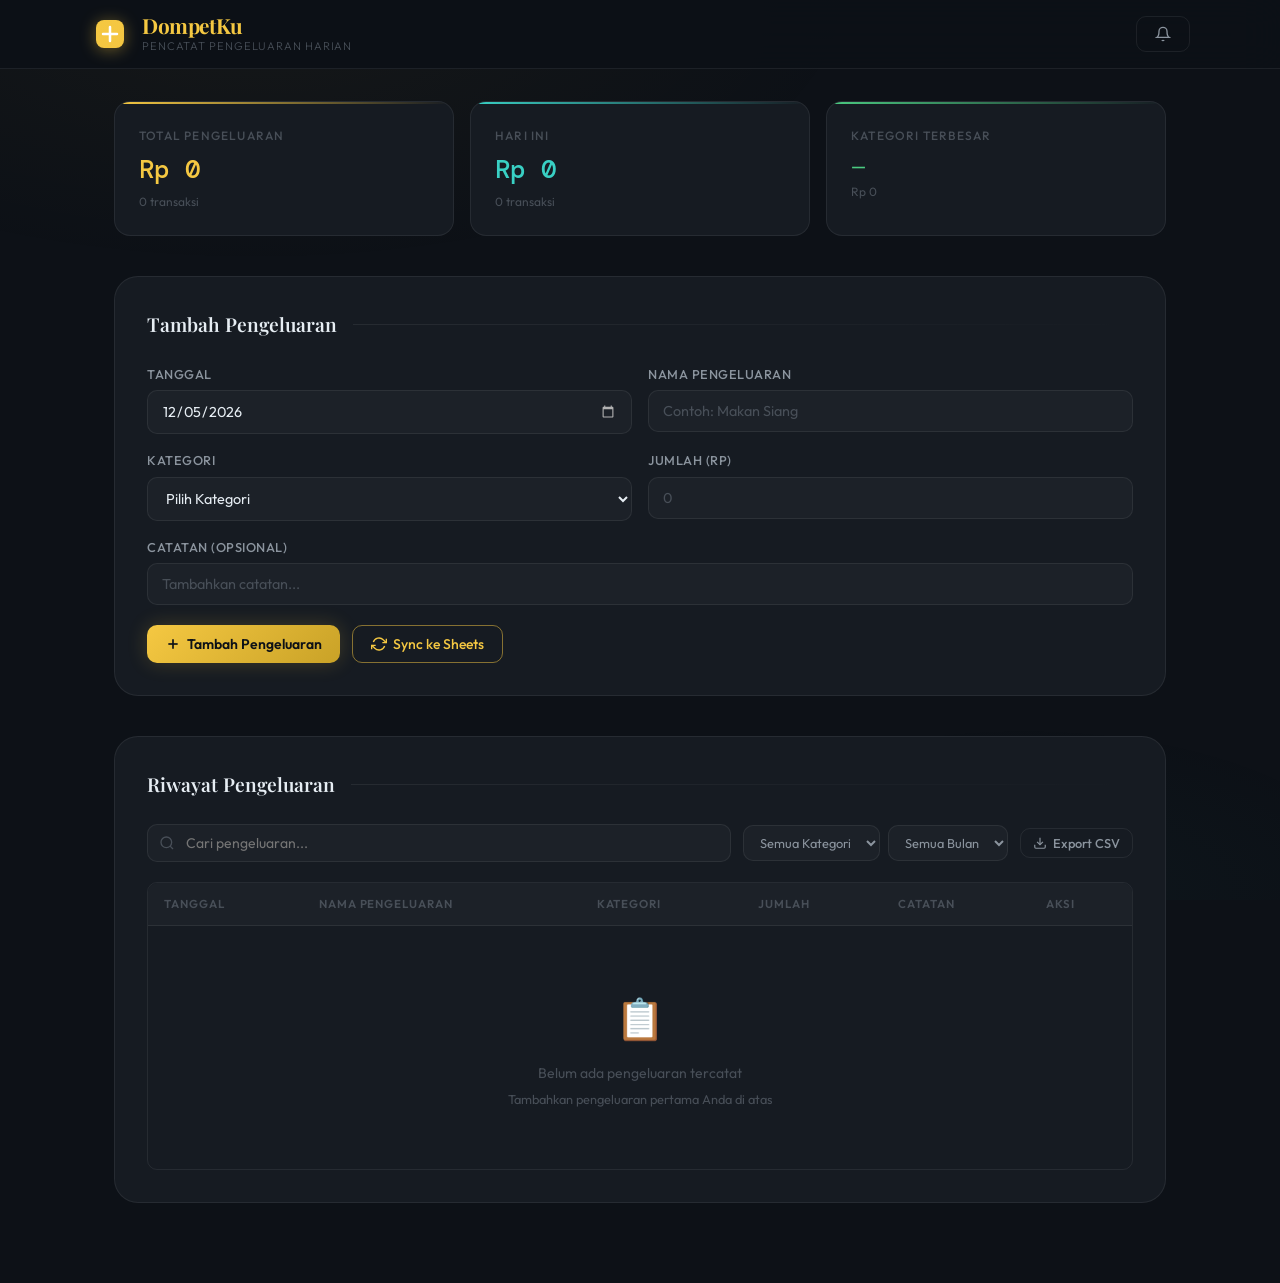
<file: index.html>
<!DOCTYPE html>
<html lang="id">
<head>
  <meta charset="UTF-8" />
  <meta name="viewport" content="width=device-width, initial-scale=1.0" />
  <meta name="theme-color" content="#0d1117" />
  <meta name="description" content="Catat dan kelola pengeluaran harian Anda dengan mudah." />
  <meta name="apple-mobile-web-app-capable" content="yes" />
  <meta name="apple-mobile-web-app-status-bar-style" content="black-translucent" />
  <meta name="apple-mobile-web-app-title" content="DompetKu" />
  <link rel="manifest" href="manifest.json" />
  <link rel="apple-touch-icon" href="icons/icon-192.png" />
  <link rel="icon" type="image/png" href="icons/icon-192.png" />
  <title>DompetKu — Pencatat Pengeluaran</title>

  <!-- Google Fonts -->
  <link rel="preconnect" href="https://fonts.googleapis.com" />
  <link rel="preconnect" href="https://fonts.gstatic.com" crossorigin />
  <link href="https://fonts.googleapis.com/css2?family=Playfair+Display:wght@400;600;700&family=DM+Mono:wght@300;400;500&family=Outfit:wght@300;400;500;600&display=swap" rel="stylesheet" />

  <link rel="stylesheet" href="style.css" />
</head>
<body>

  <!-- Offline Banner -->
  <div id="offline-banner" class="offline-banner hidden">
    <span class="offline-icon">⚡</span>
    <span>Mode Offline — Data akan disinkronkan saat online</span>
  </div>

  <!-- Sync Banner -->
  <div id="sync-banner" class="sync-banner hidden">
    <span>🔄 Menyinkronkan data ke Google Sheets...</span>
  </div>

  <!-- Header -->
  <header class="app-header">
    <div class="header-inner">
      <div class="brand">
        <div class="brand-icon">
          <svg width="28" height="28" viewBox="0 0 28 28" fill="none">
            <rect width="28" height="28" rx="8" fill="url(#grad)"/>
            <path d="M7 14h14M14 7v14" stroke="white" stroke-width="2.5" stroke-linecap="round"/>
            <defs>
              <linearGradient id="grad" x1="0" y1="0" x2="28" y2="28">
                <stop offset="0%" stop-color="#f5c842"/>
                <stop offset="100%" stop-color="#e89c2f"/>
              </linearGradient>
            </defs>
          </svg>
        </div>
        <div>
          <h1 class="brand-name">DompetKu</h1>
          <p class="brand-sub">Pencatat Pengeluaran Harian</p>
        </div>
      </div>
      <div class="header-actions">
        <button id="install-btn" class="btn btn-outline hidden" title="Install App">
          <svg width="16" height="16" viewBox="0 0 24 24" fill="none" stroke="currentColor" stroke-width="2"><path d="M21 15v4a2 2 0 0 1-2 2H5a2 2 0 0 1-2-2v-4"/><polyline points="7 10 12 15 17 10"/><line x1="12" y1="15" x2="12" y2="3"/></svg>
          Install
        </button>
        <button id="notif-btn" class="btn btn-ghost" title="Aktifkan Notifikasi">
          <svg width="16" height="16" viewBox="0 0 24 24" fill="none" stroke="currentColor" stroke-width="2"><path d="M18 8A6 6 0 0 0 6 8c0 7-3 9-3 9h18s-3-2-3-9"/><path d="M13.73 21a2 2 0 0 1-3.46 0"/></svg>
        </button>
      </div>
    </div>
  </header>

  <!-- Main Content -->
  <main class="main-content">

    <!-- Summary Cards -->
    <section class="summary-section">
      <div class="summary-card card-total">
        <div class="card-label">Total Pengeluaran</div>
        <div class="card-amount" id="total-amount">Rp 0</div>
        <div class="card-sub" id="total-count">0 transaksi</div>
      </div>
      <div class="summary-card card-today">
        <div class="card-label">Hari Ini</div>
        <div class="card-amount" id="today-amount">Rp 0</div>
        <div class="card-sub" id="today-count">0 transaksi</div>
      </div>
      <div class="summary-card card-top">
        <div class="card-label">Kategori Terbesar</div>
        <div class="card-amount" id="top-category">—</div>
        <div class="card-sub" id="top-category-amount">Rp 0</div>
      </div>
    </section>

    <!-- Input Form -->
    <section class="form-section">
      <div class="section-header">
        <h2 class="section-title">Tambah Pengeluaran</h2>
        <div class="title-line"></div>
      </div>

      <form id="expense-form" class="expense-form">
        <div class="form-grid">
          <div class="form-group">
            <label for="date">Tanggal</label>
            <input type="date" id="date" name="date" required />
          </div>
          <div class="form-group">
            <label for="name">Nama Pengeluaran</label>
            <input type="text" id="name" name="name" placeholder="Contoh: Makan Siang" required />
          </div>
          <div class="form-group">
            <label for="category">Kategori</label>
            <select id="category" name="category" required>
              <option value="">Pilih Kategori</option>
              <option value="🍽️ Makanan & Minuman">🍽️ Makanan & Minuman</option>
              <option value="🚗 Transportasi">🚗 Transportasi</option>
              <option value="🏠 Rumah & Utilitas">🏠 Rumah & Utilitas</option>
              <option value="👔 Pakaian & Fashion">👔 Pakaian & Fashion</option>
              <option value="💊 Kesehatan">💊 Kesehatan</option>
              <option value="🎓 Pendidikan">🎓 Pendidikan</option>
              <option value="🎮 Hiburan">🎮 Hiburan</option>
              <option value="📱 Elektronik & Gadget">📱 Elektronik & Gadget</option>
              <option value="💇 Perawatan Diri">💇 Perawatan Diri</option>
              <option value="🛒 Belanja Lainnya">🛒 Belanja Lainnya</option>
            </select>
          </div>
          <div class="form-group">
            <label for="amount">Jumlah (Rp)</label>
            <input type="number" id="amount" name="amount" placeholder="0" min="0" required />
          </div>
          <div class="form-group form-group-full">
            <label for="notes">Catatan (opsional)</label>
            <input type="text" id="notes" name="notes" placeholder="Tambahkan catatan..." />
          </div>
        </div>

        <div class="form-actions">
          <button type="submit" class="btn btn-primary">
            <svg width="16" height="16" viewBox="0 0 24 24" fill="none" stroke="currentColor" stroke-width="2.5"><line x1="12" y1="5" x2="12" y2="19"/><line x1="5" y1="12" x2="19" y2="12"/></svg>
            Tambah Pengeluaran
          </button>
          <button type="button" id="sync-btn" class="btn btn-outline">
            <svg width="16" height="16" viewBox="0 0 24 24" fill="none" stroke="currentColor" stroke-width="2"><polyline points="23 4 23 10 17 10"/><polyline points="1 20 1 14 7 14"/><path d="M3.51 9a9 9 0 0 1 14.85-3.36L23 10M1 14l4.64 4.36A9 9 0 0 0 20.49 15"/></svg>
            Sync ke Sheets
          </button>
        </div>


      </form>
    </section>

    <!-- Expense List -->
    <section class="list-section">
      <div class="section-header">
        <h2 class="section-title">Riwayat Pengeluaran</h2>
        <div class="title-line"></div>
      </div>

      <!-- Filter & Search -->
      <div class="list-controls">
        <div class="search-wrap">
          <svg width="16" height="16" viewBox="0 0 24 24" fill="none" stroke="currentColor" stroke-width="2"><circle cx="11" cy="11" r="8"/><line x1="21" y1="21" x2="16.65" y2="16.65"/></svg>
          <input type="text" id="search-input" placeholder="Cari pengeluaran..." />
        </div>
        <div class="filter-wrap">
          <select id="filter-category">
            <option value="">Semua Kategori</option>
          </select>
          <select id="filter-month">
            <option value="">Semua Bulan</option>
          </select>
        </div>
        <button id="export-csv-btn" class="btn btn-ghost btn-sm">
          <svg width="14" height="14" viewBox="0 0 24 24" fill="none" stroke="currentColor" stroke-width="2"><path d="M21 15v4a2 2 0 0 1-2 2H5a2 2 0 0 1-2-2v-4"/><polyline points="7 10 12 15 17 10"/><line x1="12" y1="15" x2="12" y2="3"/></svg>
          Export CSV
        </button>
      </div>

      <!-- Table -->
      <div class="table-wrapper">
        <table class="expense-table">
          <thead>
            <tr>
              <th>Tanggal</th>
              <th>Nama Pengeluaran</th>
              <th>Kategori</th>
              <th>Jumlah</th>
              <th>Catatan</th>
              <th>Aksi</th>
            </tr>
          </thead>
          <tbody id="expense-tbody">
            <tr id="empty-row">
              <td colspan="6" class="empty-state">
                <div class="empty-icon">📋</div>
                <div>Belum ada pengeluaran tercatat</div>
                <div class="empty-sub">Tambahkan pengeluaran pertama Anda di atas</div>
              </td>
            </tr>
          </tbody>
        </table>
      </div>
    </section>

  </main>

  <!-- Toast Notification -->
  <div id="toast" class="toast hidden"></div>

  <!-- Delete Confirmation Modal -->
  <div id="modal-overlay" class="modal-overlay hidden">
    <div class="modal">
      <div class="modal-icon">🗑️</div>
      <h3>Hapus Pengeluaran?</h3>
      <p>Data ini akan dihapus permanen dan tidak bisa dikembalikan.</p>
      <div class="modal-actions">
        <button id="modal-cancel" class="btn btn-ghost">Batal</button>
        <button id="modal-confirm" class="btn btn-danger">Hapus</button>
      </div>
    </div>
  </div>

  <script src="app.js"></script>
</body>
</html>
</file>
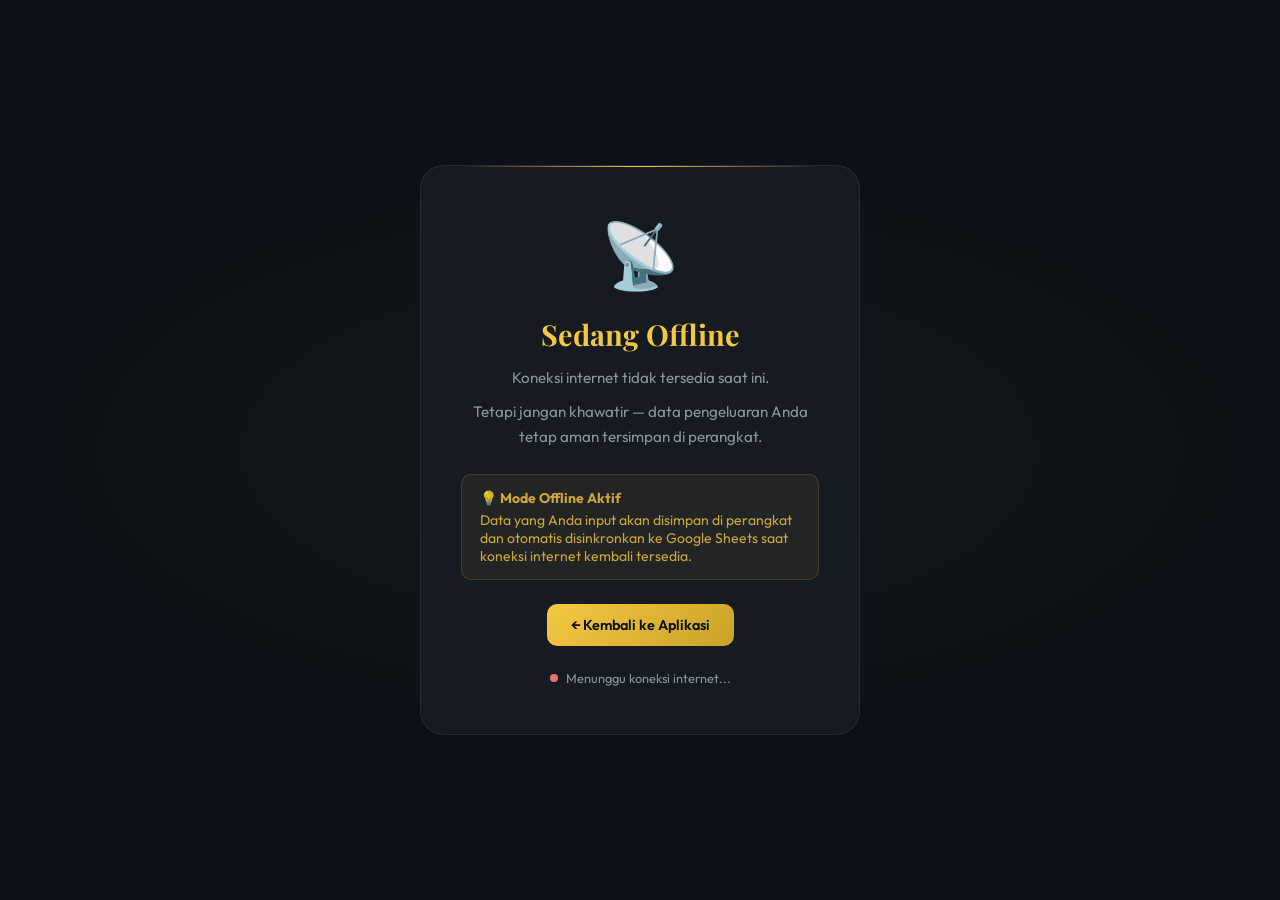
<file: offline.html>
<!DOCTYPE html>
<html lang="id">
<head>
  <meta charset="UTF-8" />
  <meta name="viewport" content="width=device-width, initial-scale=1.0" />
  <meta name="theme-color" content="#0d1117" />
  <title>DompetKu — Offline</title>
  <link rel="preconnect" href="https://fonts.googleapis.com" />
  <link href="https://fonts.googleapis.com/css2?family=Playfair+Display:wght@700&family=Outfit:wght@300;400;500&display=swap" rel="stylesheet" />
  <style>
    :root {
      --bg: #0d1117;
      --surface: #161b22;
      --border: rgba(255,255,255,0.07);
      --gold: #f5c842;
      --text: #e6edf3;
      --muted: #8b949e;
    }

    *, *::before, *::after { box-sizing: border-box; margin: 0; padding: 0; }

    body {
      font-family: 'Outfit', sans-serif;
      background: var(--bg);
      color: var(--text);
      min-height: 100vh;
      display: flex;
      flex-direction: column;
      align-items: center;
      justify-content: center;
      padding: 24px;
      text-align: center;
    }

    body::before {
      content: '';
      position: fixed;
      inset: 0;
      background: radial-gradient(ellipse 80% 50% at 50% 50%, rgba(245, 200, 66, 0.04) 0%, transparent 70%);
      pointer-events: none;
    }

    .card {
      background: var(--surface);
      border: 1px solid var(--border);
      border-radius: 24px;
      padding: 48px 40px;
      max-width: 440px;
      width: 100%;
      position: relative;
    }

    .card::before {
      content: '';
      position: absolute;
      top: 0; left: 40px; right: 40px;
      height: 1px;
      background: linear-gradient(90deg, transparent, var(--gold), transparent);
    }

    .icon {
      font-size: 4rem;
      margin-bottom: 20px;
      filter: grayscale(0.3);
    }

    h1 {
      font-family: 'Playfair Display', serif;
      font-size: 1.8rem;
      color: var(--gold);
      margin-bottom: 12px;
    }

    p {
      color: var(--muted);
      font-size: 0.95rem;
      line-height: 1.7;
      margin-bottom: 8px;
    }

    .tip {
      background: rgba(245, 200, 66, 0.06);
      border: 1px solid rgba(245, 200, 66, 0.15);
      border-radius: 10px;
      padding: 14px 18px;
      margin: 24px 0;
      font-size: 0.875rem;
      color: rgba(245, 200, 66, 0.8);
      text-align: left;
    }

    .tip strong { display: block; margin-bottom: 4px; }

    .btn {
      display: inline-flex;
      align-items: center;
      gap: 8px;
      background: linear-gradient(135deg, #f5c842, #c9a227);
      color: #0d1117;
      border: none;
      border-radius: 10px;
      padding: 12px 24px;
      font-family: 'Outfit', sans-serif;
      font-size: 0.9rem;
      font-weight: 600;
      cursor: pointer;
      text-decoration: none;
      transition: all 0.2s;
    }

    .btn:hover {
      transform: translateY(-1px);
      box-shadow: 0 0 20px rgba(245, 200, 66, 0.3);
    }

    .status {
      display: flex;
      align-items: center;
      justify-content: center;
      gap: 8px;
      margin-top: 24px;
      font-size: 0.8rem;
      color: var(--muted);
    }

    .dot {
      width: 8px; height: 8px;
      border-radius: 50%;
      background: #f07070;
      animation: pulse 2s infinite;
    }

    @keyframes pulse {
      0%, 100% { opacity: 1; transform: scale(1); }
      50% { opacity: 0.5; transform: scale(0.8); }
    }

    @media (max-width: 480px) {
      .card { padding: 32px 20px; }
      h1 { font-size: 1.5rem; }
    }
  </style>
</head>
<body>
  <div class="card">
    <div class="icon">📡</div>
    <h1>Sedang Offline</h1>
    <p>Koneksi internet tidak tersedia saat ini.</p>
    <p>Tetapi jangan khawatir — data pengeluaran Anda tetap aman tersimpan di perangkat.</p>

    <div class="tip">
      <strong>💡 Mode Offline Aktif</strong>
      Data yang Anda input akan disimpan di perangkat dan otomatis disinkronkan ke Google Sheets saat koneksi internet kembali tersedia.
    </div>

    <a href="/" class="btn">
      ← Kembali ke Aplikasi
    </a>

    <div class="status">
      <div class="dot" id="status-dot"></div>
      <span id="status-text">Menunggu koneksi internet...</span>
    </div>
  </div>

  <script>
    // Auto-redirect when online
    window.addEventListener('online', () => {
      document.getElementById('status-dot').style.background = '#4bca81';
      document.getElementById('status-text').textContent = 'Koneksi tersedia! Mengalihkan...';
      setTimeout(() => { window.location.href = '/'; }, 1500);
    });

    // Check connection periodically
    setInterval(async () => {
      try {
        await fetch('/?check=' + Date.now(), { method: 'HEAD', cache: 'no-store' });
        window.location.href = '/';
      } catch {}
    }, 10000);
  </script>
</body>
</html>
</file>
<file: style.css>
/* =====================================================
   DompetKu — Expense Tracker PWA
   Design: Premium Dark Financial Aesthetic
   Fonts: Playfair Display + Outfit + DM Mono
   ===================================================== */

:root {
  /* Colors */
  --bg-base: #0d1117;
  --bg-surface: #161b22;
  --bg-elevated: #1c2128;
  --bg-card: #21262d;
  --bg-hover: #282e36;

  --accent-gold: #f5c842;
  --accent-gold-dim: #c9a227;
  --accent-gold-glow: rgba(245, 200, 66, 0.15);
  --accent-teal: #39d0c4;
  --accent-rose: #f07070;
  --accent-green: #4bca81;

  --border: rgba(255, 255, 255, 0.07);
  --border-focus: rgba(245, 200, 66, 0.5);

  --text-primary: #e6edf3;
  --text-secondary: #8b949e;
  --text-muted: #484f58;

  --shadow-sm: 0 1px 3px rgba(0,0,0,0.4);
  --shadow-md: 0 4px 16px rgba(0,0,0,0.5);
  --shadow-lg: 0 8px 32px rgba(0,0,0,0.6);
  --shadow-gold: 0 0 20px rgba(245, 200, 66, 0.2);

  --radius-sm: 6px;
  --radius-md: 10px;
  --radius-lg: 16px;
  --radius-xl: 24px;

  --transition: 0.2s cubic-bezier(0.4, 0, 0.2, 1);
}

/* Reset & Base */
*, *::before, *::after { box-sizing: border-box; margin: 0; padding: 0; }

html {
  scroll-behavior: smooth;
  -webkit-text-size-adjust: 100%;
}

body {
  font-family: 'Outfit', sans-serif;
  background: var(--bg-base);
  color: var(--text-primary);
  min-height: 100vh;
  line-height: 1.6;
  overflow-x: hidden;
}

/* Ambient background texture */
body::before {
  content: '';
  position: fixed;
  inset: 0;
  background:
    radial-gradient(ellipse 80% 50% at 20% 0%, rgba(245, 200, 66, 0.04) 0%, transparent 60%),
    radial-gradient(ellipse 60% 40% at 80% 100%, rgba(57, 208, 196, 0.03) 0%, transparent 50%);
  pointer-events: none;
  z-index: 0;
}

/* ===== OFFLINE / SYNC BANNERS ===== */
.offline-banner, .sync-banner {
  position: fixed;
  top: 0; left: 0; right: 0;
  z-index: 1000;
  padding: 10px 20px;
  text-align: center;
  font-size: 0.825rem;
  font-weight: 500;
  display: flex;
  align-items: center;
  justify-content: center;
  gap: 8px;
  transition: var(--transition);
}

.offline-banner {
  background: linear-gradient(90deg, #3d2200, #5a3300);
  border-bottom: 1px solid rgba(245, 160, 40, 0.3);
  color: #f5c842;
}

.sync-banner {
  background: linear-gradient(90deg, #0d2630, #0d3040);
  border-bottom: 1px solid rgba(57, 208, 196, 0.3);
  color: var(--accent-teal);
}

.hidden { display: none !important; }

/* ===== HEADER ===== */
.app-header {
  position: sticky;
  top: 0;
  z-index: 100;
  background: rgba(13, 17, 23, 0.92);
  backdrop-filter: blur(20px);
  -webkit-backdrop-filter: blur(20px);
  border-bottom: 1px solid var(--border);
  padding: 0 24px;
}

.header-inner {
  max-width: 1100px;
  margin: 0 auto;
  height: 68px;
  display: flex;
  align-items: center;
  justify-content: space-between;
}

.brand {
  display: flex;
  align-items: center;
  gap: 12px;
}

.brand-icon {
  width: 40px; height: 40px;
  display: flex; align-items: center; justify-content: center;
  filter: drop-shadow(0 2px 8px rgba(245, 200, 66, 0.4));
}

.brand-name {
  font-family: 'Playfair Display', serif;
  font-size: 1.3rem;
  font-weight: 700;
  color: var(--accent-gold);
  letter-spacing: -0.02em;
  line-height: 1.2;
}

.brand-sub {
  font-size: 0.7rem;
  color: var(--text-muted);
  font-weight: 300;
  letter-spacing: 0.08em;
  text-transform: uppercase;
}

.header-actions {
  display: flex;
  gap: 8px;
  align-items: center;
}

/* ===== BUTTONS ===== */
.btn {
  display: inline-flex;
  align-items: center;
  gap: 6px;
  padding: 9px 18px;
  border: none;
  border-radius: var(--radius-md);
  font-family: 'Outfit', sans-serif;
  font-size: 0.875rem;
  font-weight: 500;
  cursor: pointer;
  transition: var(--transition);
  white-space: nowrap;
  text-decoration: none;
}

.btn-primary {
  background: linear-gradient(135deg, var(--accent-gold), var(--accent-gold-dim));
  color: #0d1117;
  font-weight: 600;
  box-shadow: var(--shadow-gold);
}

.btn-primary:hover {
  background: linear-gradient(135deg, #ffd84a, var(--accent-gold));
  transform: translateY(-1px);
  box-shadow: 0 0 28px rgba(245, 200, 66, 0.35);
}

.btn-outline {
  background: transparent;
  border: 1px solid var(--border-focus);
  color: var(--accent-gold);
}

.btn-outline:hover {
  background: var(--accent-gold-glow);
  transform: translateY(-1px);
}

.btn-ghost {
  background: transparent;
  border: 1px solid var(--border);
  color: var(--text-secondary);
}

.btn-ghost:hover {
  background: var(--bg-hover);
  color: var(--text-primary);
  border-color: rgba(255,255,255,0.15);
}

.btn-danger {
  background: linear-gradient(135deg, #d94040, #b83030);
  color: white;
}

.btn-danger:hover {
  background: linear-gradient(135deg, #e85050, #d04040);
}

.btn-sm { padding: 6px 12px; font-size: 0.8rem; }

/* ===== MAIN CONTENT ===== */
.main-content {
  position: relative;
  z-index: 1;
  max-width: 1100px;
  margin: 0 auto;
  padding: 32px 24px 80px;
  display: flex;
  flex-direction: column;
  gap: 40px;
}

/* ===== SUMMARY CARDS ===== */
.summary-section {
  display: grid;
  grid-template-columns: repeat(3, 1fr);
  gap: 16px;
}

.summary-card {
  background: var(--bg-surface);
  border: 1px solid var(--border);
  border-radius: var(--radius-lg);
  padding: 24px;
  position: relative;
  overflow: hidden;
  transition: var(--transition);
}

.summary-card::before {
  content: '';
  position: absolute;
  top: 0; left: 0; right: 0;
  height: 2px;
}

.card-total::before { background: linear-gradient(90deg, var(--accent-gold), transparent); }
.card-today::before { background: linear-gradient(90deg, var(--accent-teal), transparent); }
.card-top::before { background: linear-gradient(90deg, var(--accent-green), transparent); }

.summary-card:hover {
  border-color: rgba(255,255,255,0.12);
  background: var(--bg-elevated);
  transform: translateY(-2px);
  box-shadow: var(--shadow-md);
}

.card-label {
  font-size: 0.75rem;
  text-transform: uppercase;
  letter-spacing: 0.1em;
  color: var(--text-muted);
  font-weight: 500;
  margin-bottom: 10px;
}

.card-amount {
  font-family: 'DM Mono', monospace;
  font-size: 1.6rem;
  font-weight: 500;
  color: var(--text-primary);
  letter-spacing: -0.02em;
  line-height: 1.2;
  margin-bottom: 6px;
  transition: var(--transition);
}

.card-total .card-amount { color: var(--accent-gold); }
.card-today .card-amount { color: var(--accent-teal); }
.card-top .card-amount { color: var(--accent-green); font-size: 1.1rem; font-family: 'Outfit', sans-serif; }

.card-sub {
  font-size: 0.75rem;
  color: var(--text-muted);
}

/* ===== SECTION HEADER ===== */
.section-header {
  display: flex;
  align-items: center;
  gap: 16px;
  margin-bottom: 24px;
}

.section-title {
  font-family: 'Playfair Display', serif;
  font-size: 1.2rem;
  font-weight: 600;
  color: var(--text-primary);
  white-space: nowrap;
}

.title-line {
  flex: 1;
  height: 1px;
  background: linear-gradient(90deg, var(--border), transparent);
}

/* ===== FORM SECTION ===== */
.form-section {
  background: var(--bg-surface);
  border: 1px solid var(--border);
  border-radius: var(--radius-xl);
  padding: 32px;
}

.expense-form {}

.form-grid {
  display: grid;
  grid-template-columns: repeat(2, 1fr);
  gap: 16px;
  margin-bottom: 20px;
}

.form-group-full { grid-column: 1 / -1; }

.form-group {
  display: flex;
  flex-direction: column;
  gap: 6px;
}

.form-group label {
  font-size: 0.8rem;
  font-weight: 500;
  color: var(--text-secondary);
  letter-spacing: 0.04em;
  text-transform: uppercase;
}

.form-group input,
.form-group select,
.form-group textarea {
  background: var(--bg-elevated);
  border: 1px solid var(--border);
  border-radius: var(--radius-md);
  color: var(--text-primary);
  font-family: 'Outfit', sans-serif;
  font-size: 0.9rem;
  padding: 11px 14px;
  transition: var(--transition);
  outline: none;
  width: 100%;
}

.form-group input::placeholder,
.form-group select::placeholder {
  color: var(--text-muted);
}

.form-group input:focus,
.form-group select:focus {
  border-color: var(--border-focus);
  background: var(--bg-card);
  box-shadow: 0 0 0 3px rgba(245, 200, 66, 0.08);
}

.form-group select option { background: var(--bg-card); }

input[type="date"]::-webkit-calendar-picker-indicator {
  filter: invert(0.7);
  cursor: pointer;
}

.form-group small {
  font-size: 0.75rem;
  color: var(--text-muted);
}

.form-actions {
  display: flex;
  gap: 12px;
  flex-wrap: wrap;
}

/* Google Sheets Config */
.sheets-config {
  margin-top: 20px;
  border: 1px solid var(--border);
  border-radius: var(--radius-md);
  overflow: hidden;
}

.sheets-config summary {
  padding: 12px 16px;
  cursor: pointer;
  font-size: 0.85rem;
  color: var(--text-secondary);
  background: var(--bg-elevated);
  transition: var(--transition);
  user-select: none;
}

.sheets-config summary:hover { color: var(--text-primary); background: var(--bg-card); }

.config-body {
  padding: 16px;
  background: var(--bg-card);
  border-top: 1px solid var(--border);
  display: flex;
  flex-direction: column;
  gap: 12px;
}

/* ===== LIST SECTION ===== */
.list-section {
  background: var(--bg-surface);
  border: 1px solid var(--border);
  border-radius: var(--radius-xl);
  padding: 32px;
}

.list-controls {
  display: flex;
  gap: 12px;
  margin-bottom: 20px;
  flex-wrap: wrap;
  align-items: center;
}

.search-wrap {
  flex: 1;
  min-width: 200px;
  position: relative;
  display: flex;
  align-items: center;
}

.search-wrap svg {
  position: absolute;
  left: 12px;
  color: var(--text-muted);
  pointer-events: none;
}

.search-wrap input {
  width: 100%;
  background: var(--bg-elevated);
  border: 1px solid var(--border);
  border-radius: var(--radius-md);
  color: var(--text-primary);
  font-family: 'Outfit', sans-serif;
  font-size: 0.875rem;
  padding: 9px 14px 9px 38px;
  outline: none;
  transition: var(--transition);
}

.search-wrap input:focus {
  border-color: var(--border-focus);
  box-shadow: 0 0 0 3px rgba(245, 200, 66, 0.08);
}

.filter-wrap {
  display: flex;
  gap: 8px;
}

.filter-wrap select {
  background: var(--bg-elevated);
  border: 1px solid var(--border);
  border-radius: var(--radius-md);
  color: var(--text-secondary);
  font-family: 'Outfit', sans-serif;
  font-size: 0.8rem;
  padding: 8px 12px;
  outline: none;
  cursor: pointer;
  transition: var(--transition);
}

.filter-wrap select:focus {
  border-color: var(--border-focus);
  color: var(--text-primary);
}

/* ===== TABLE ===== */
.table-wrapper {
  overflow-x: auto;
  border-radius: var(--radius-md);
  border: 1px solid var(--border);
}

.expense-table {
  width: 100%;
  border-collapse: collapse;
  font-size: 0.875rem;
}

.expense-table thead tr {
  background: var(--bg-elevated);
}

.expense-table th {
  padding: 12px 16px;
  text-align: left;
  font-size: 0.72rem;
  font-weight: 600;
  letter-spacing: 0.08em;
  text-transform: uppercase;
  color: var(--text-muted);
  border-bottom: 1px solid var(--border);
  white-space: nowrap;
}

.expense-table td {
  padding: 14px 16px;
  border-bottom: 1px solid var(--border);
  color: var(--text-secondary);
  transition: var(--transition);
}

.expense-table tbody tr:last-child td { border-bottom: none; }

.expense-table tbody tr:hover td {
  background: var(--bg-hover);
  color: var(--text-primary);
}

.td-date {
  font-family: 'DM Mono', monospace;
  font-size: 0.8rem;
  color: var(--text-muted) !important;
  white-space: nowrap;
}

.td-name {
  font-weight: 500;
  color: var(--text-primary) !important;
}

.td-category {
  white-space: nowrap;
}

.td-amount {
  font-family: 'DM Mono', monospace;
  font-weight: 500;
  color: var(--accent-gold) !important;
  white-space: nowrap;
}

.td-notes {
  max-width: 180px;
  overflow: hidden;
  text-overflow: ellipsis;
  white-space: nowrap;
}

.td-notes:empty::after {
  content: '—';
  color: var(--text-muted);
}

.sync-indicator {
  display: inline-block;
  width: 6px; height: 6px;
  border-radius: 50%;
  margin-left: 6px;
  vertical-align: middle;
}

.sync-indicator.synced { background: var(--accent-green); }
.sync-indicator.pending { background: var(--accent-gold); animation: pulse 1.5s infinite; }

@keyframes pulse {
  0%, 100% { opacity: 1; }
  50% { opacity: 0.3; }
}

.btn-delete {
  background: transparent;
  border: 1px solid rgba(240, 112, 112, 0.2);
  border-radius: var(--radius-sm);
  color: var(--accent-rose);
  padding: 5px 10px;
  font-size: 0.75rem;
  cursor: pointer;
  transition: var(--transition);
  display: inline-flex;
  align-items: center;
  gap: 4px;
  font-family: 'Outfit', sans-serif;
}

.btn-delete:hover {
  background: rgba(240, 112, 112, 0.1);
  border-color: rgba(240, 112, 112, 0.5);
}

/* Empty state */
.empty-state {
  text-align: center;
  padding: 60px 20px !important;
  color: var(--text-muted) !important;
}

.empty-icon { font-size: 2.5rem; margin-bottom: 12px; }
.empty-sub { font-size: 0.8rem; margin-top: 4px; }

/* ===== TOAST ===== */
.toast {
  position: fixed;
  bottom: 24px;
  right: 24px;
  z-index: 999;
  background: var(--bg-card);
  border: 1px solid var(--border);
  border-radius: var(--radius-md);
  padding: 14px 20px;
  font-size: 0.875rem;
  color: var(--text-primary);
  box-shadow: var(--shadow-lg);
  max-width: 340px;
  animation: slideUp 0.3s cubic-bezier(0.34, 1.56, 0.64, 1);
}

.toast.success { border-left: 3px solid var(--accent-green); }
.toast.error { border-left: 3px solid var(--accent-rose); }
.toast.info { border-left: 3px solid var(--accent-teal); }

@keyframes slideUp {
  from { opacity: 0; transform: translateY(20px); }
  to { opacity: 1; transform: translateY(0); }
}

/* ===== MODAL ===== */
.modal-overlay {
  position: fixed;
  inset: 0;
  background: rgba(0,0,0,0.7);
  backdrop-filter: blur(4px);
  z-index: 500;
  display: flex;
  align-items: center;
  justify-content: center;
  padding: 20px;
}

.modal {
  background: var(--bg-elevated);
  border: 1px solid var(--border);
  border-radius: var(--radius-xl);
  padding: 36px;
  max-width: 360px;
  width: 100%;
  text-align: center;
  box-shadow: var(--shadow-lg);
  animation: scaleIn 0.25s cubic-bezier(0.34, 1.56, 0.64, 1);
}

@keyframes scaleIn {
  from { opacity: 0; transform: scale(0.92); }
  to { opacity: 1; transform: scale(1); }
}

.modal-icon { font-size: 2.5rem; margin-bottom: 16px; }

.modal h3 {
  font-family: 'Playfair Display', serif;
  font-size: 1.2rem;
  margin-bottom: 8px;
}

.modal p {
  color: var(--text-secondary);
  font-size: 0.875rem;
  margin-bottom: 24px;
}

.modal-actions {
  display: flex;
  gap: 12px;
  justify-content: center;
}

/* ===== SCROLLBAR ===== */
::-webkit-scrollbar { width: 6px; height: 6px; }
::-webkit-scrollbar-track { background: transparent; }
::-webkit-scrollbar-thumb { background: var(--text-muted); border-radius: 3px; }
::-webkit-scrollbar-thumb:hover { background: var(--text-secondary); }

/* ===== RESPONSIVE ===== */
@media (max-width: 768px) {
  .app-header { padding: 0 16px; }
  .main-content { padding: 20px 16px 80px; gap: 24px; }

  .summary-section {
    grid-template-columns: 1fr;
    gap: 12px;
  }

  .summary-card { padding: 18px; }
  .card-amount { font-size: 1.3rem; }

  .form-section,
  .list-section { padding: 20px 16px; border-radius: var(--radius-lg); }

  .form-grid { grid-template-columns: 1fr; }
  .form-group-full { grid-column: auto; }

  .form-actions { flex-direction: column; }
  .form-actions .btn { justify-content: center; }

  .list-controls { flex-direction: column; }
  .search-wrap { width: 100%; }
  .filter-wrap { width: 100%; }
  .filter-wrap select { flex: 1; }

  .expense-table th:nth-child(5),
  .expense-table td:nth-child(5) { display: none; }

  .toast { left: 16px; right: 16px; bottom: 16px; }

  .brand-sub { display: none; }
}

@media (max-width: 480px) {
  .expense-table th:nth-child(3),
  .expense-table td:nth-child(3) { display: none; }
}

/* ===== PWA INSTALL PROMPT ===== */
@media (display-mode: standalone) {
  .app-header { padding-top: env(safe-area-inset-top); }
}

/* Number input remove arrows */
input[type=number]::-webkit-inner-spin-button,
input[type=number]::-webkit-outer-spin-button { -webkit-appearance: none; margin: 0; }
input[type=number] { -moz-appearance: textfield; }
</file>
